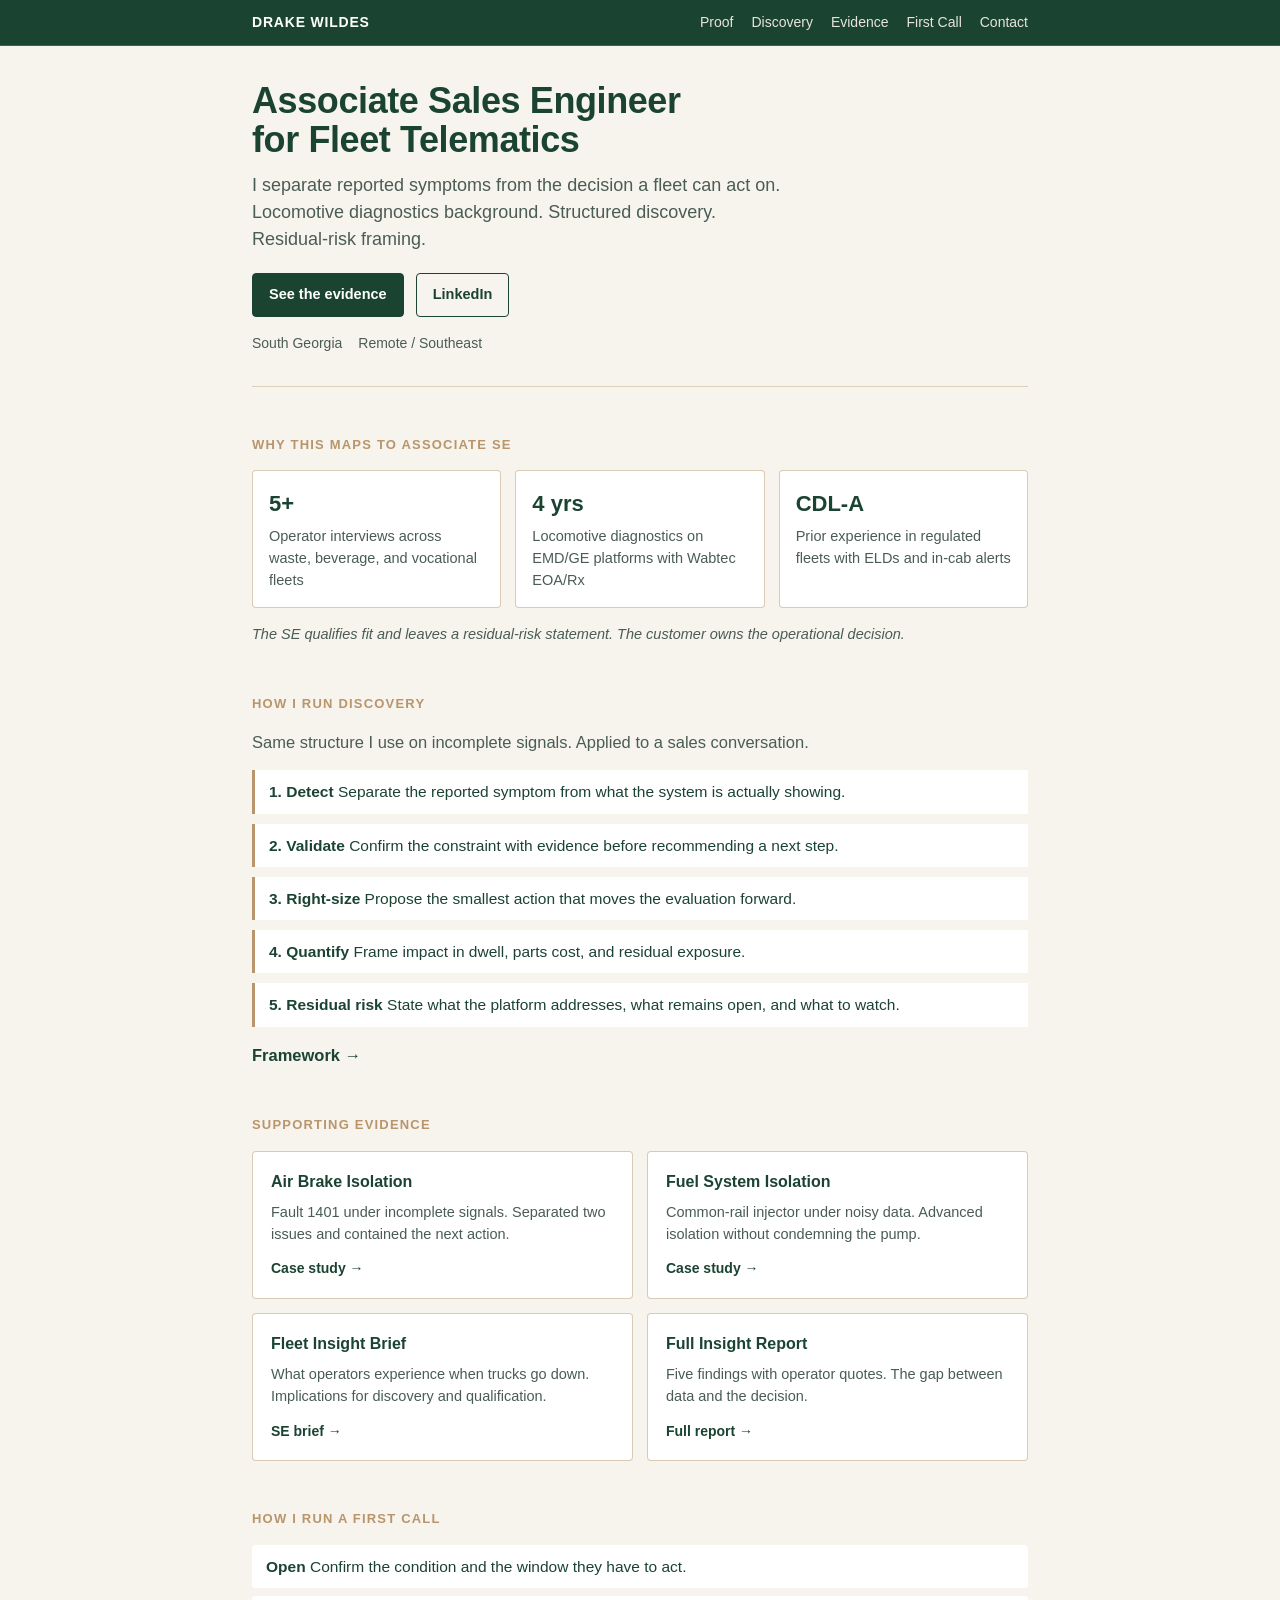
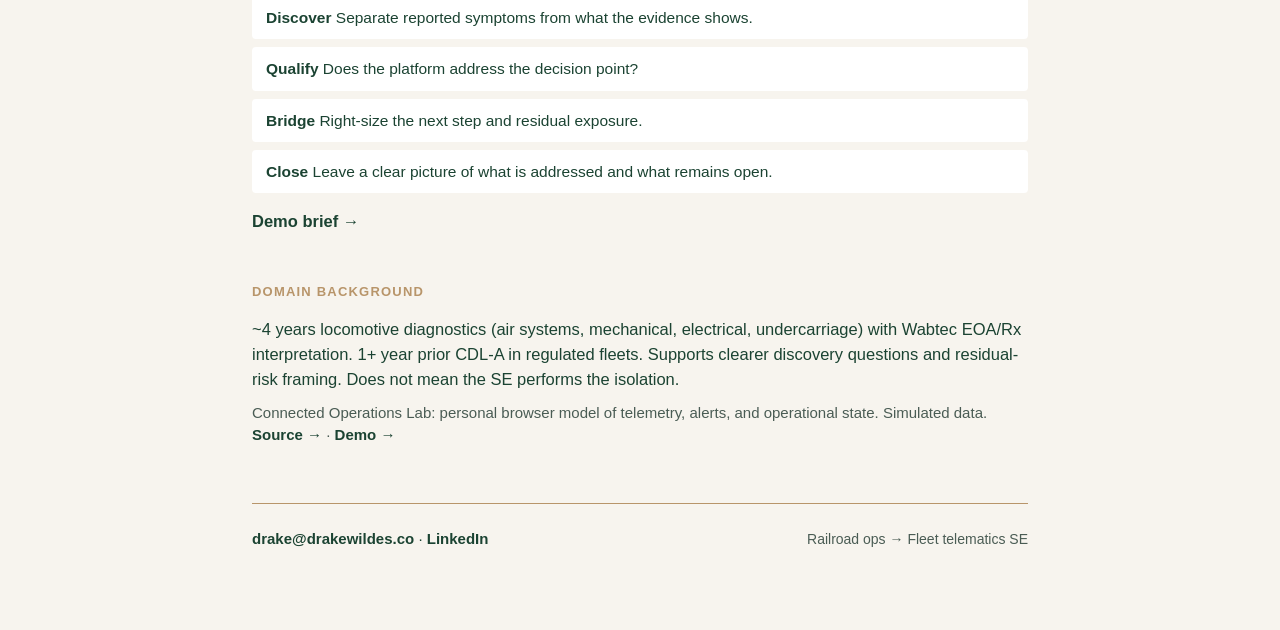
<file: index.html>
<!DOCTYPE html>
<html lang="en">
<head>
<meta charset="UTF-8">
<meta name="viewport" content="width=device-width, initial-scale=1">
<title>Drake Wildes — Associate Sales Engineer</title>
<link rel="stylesheet" href="styles.css">
</head>
<body>
<nav>
  <div class="nav-inner">
    <a href="#top" class="logo">DRAKE WILDES</a>
    <div class="nav-links">
      <a href="#proof">Proof</a>
      <a href="#discovery">Discovery</a>
      <a href="#evidence">Evidence</a>
      <a href="#first-call">First Call</a>
      <a href="#contact">Contact</a>
    </div>
  </div>
</nav>

<div class="wrap" id="top">
  <header class="hero">
    <div class="hero-text">
      <h1>Associate Sales Engineer<br>for Fleet Telematics</h1>
      <p class="lead">I separate reported symptoms from the decision a fleet can act on. Locomotive diagnostics background. Structured discovery. Residual-risk framing.</p>
      <div class="hero-actions">
        <a href="#evidence" class="btn">See the evidence</a>
        <a href="https://linkedin.com/in/drakewildes" class="btn secondary" target="_blank" rel="noopener">LinkedIn</a>
      </div>
    </div>
    <div class="hero-meta">
      <span>South Georgia</span>
      <span>Remote / Southeast</span>
    </div>
  </header>

  <section id="proof">
    <h2>Why this maps to Associate SE</h2>
    <div class="proof-grid">
      <div class="proof">
        <div class="num">5+</div>
        <div>Operator interviews across waste, beverage, and vocational fleets</div>
      </div>
      <div class="proof">
        <div class="num">4 yrs</div>
        <div>Locomotive diagnostics on EMD/GE platforms with Wabtec EOA/Rx</div>
      </div>
      <div class="proof">
        <div class="num">CDL-A</div>
        <div>Prior experience in regulated fleets with ELDs and in-cab alerts</div>
      </div>
    </div>
    <p class="note">The SE qualifies fit and leaves a residual-risk statement. The customer owns the operational decision.</p>
  </section>

  <section id="discovery">
    <h2>How I run discovery</h2>
    <p class="intro">Same structure I use on incomplete signals. Applied to a sales conversation.</p>
    <div class="steps">
      <div class="step"><strong>1. Detect</strong> Separate the reported symptom from what the system is actually showing.</div>
      <div class="step"><strong>2. Validate</strong> Confirm the constraint with evidence before recommending a next step.</div>
      <div class="step"><strong>3. Right-size</strong> Propose the smallest action that moves the evaluation forward.</div>
      <div class="step"><strong>4. Quantify</strong> Frame impact in dwell, parts cost, and residual exposure.</div>
      <div class="step"><strong>5. Residual risk</strong> State what the platform addresses, what remains open, and what to watch.</div>
    </div>
    <p><a href="Operational_Decision_Framework_Drake_Wildes.pdf" class="text-link">Framework →</a></p>
  </section>

  <section id="evidence">
    <h2>Supporting evidence</h2>
    <div class="cards">
      <a class="card" href="SE_Case_Study_Air_Brake_Isolation.pdf">
        <h3>Air Brake Isolation</h3>
        <p>Fault 1401 under incomplete signals. Separated two issues and contained the next action.</p>
        <span>Case study →</span>
      </a>
      <a class="card" href="SE_Case_Study_Fuel_System_Isolation.pdf">
        <h3>Fuel System Isolation</h3>
        <p>Common-rail injector under noisy data. Advanced isolation without condemning the pump.</p>
        <span>Case study →</span>
      </a>
      <a class="card" href="brief.html">
        <h3>Fleet Insight Brief</h3>
        <p>What operators experience when trucks go down. Implications for discovery and qualification.</p>
        <span>SE brief →</span>
      </a>
      <a class="card" href="Fleet_Operations_Insight_Report_Full_SE.pdf">
        <h3>Full Insight Report</h3>
        <p>Five findings with operator quotes. The gap between data and the decision.</p>
        <span>Full report →</span>
      </a>
    </div>
  </section>

  <section id="first-call">
    <h2>How I run a first call</h2>
    <div class="call">
      <div><strong>Open</strong> Confirm the condition and the window they have to act.</div>
      <div><strong>Discover</strong> Separate reported symptoms from what the evidence shows.</div>
      <div><strong>Qualify</strong> Does the platform address the decision point?</div>
      <div><strong>Bridge</strong> Right-size the next step and residual exposure.</div>
      <div><strong>Close</strong> Leave a clear picture of what is addressed and what remains open.</div>
    </div>
    <p><a href="Drake Wildes Fleet SE Demo.pdf" class="text-link">Demo brief →</a></p>
  </section>

  <section>
    <h2>Domain background</h2>
    <p>~4 years locomotive diagnostics (air systems, mechanical, electrical, undercarriage) with Wabtec EOA/Rx interpretation. 1+ year prior CDL-A in regulated fleets. Supports clearer discovery questions and residual-risk framing. Does not mean the SE performs the isolation.</p>
    <p class="lab">Connected Operations Lab: personal browser model of telemetry, alerts, and operational state. Simulated data. <a href="https://github.com/sjr9d2cxnp-beep/connected-ops-lab" class="text-link" target="_blank" rel="noopener">Source →</a> · <a href="lab.html" class="text-link">Demo →</a></p>
  </section>

  <footer id="contact">
    <div>
      <a href="mailto:drake@drakewildes.co" class="text-link">drake@drakewildes.co</a>
      <span>·</span>
      <a href="https://linkedin.com/in/drakewildes" class="text-link" target="_blank" rel="noopener">LinkedIn</a>
    </div>
    <div class="footer-note">Railroad ops → Fleet telematics SE</div>
  </footer>
</div>
</body>
</html>
</file>
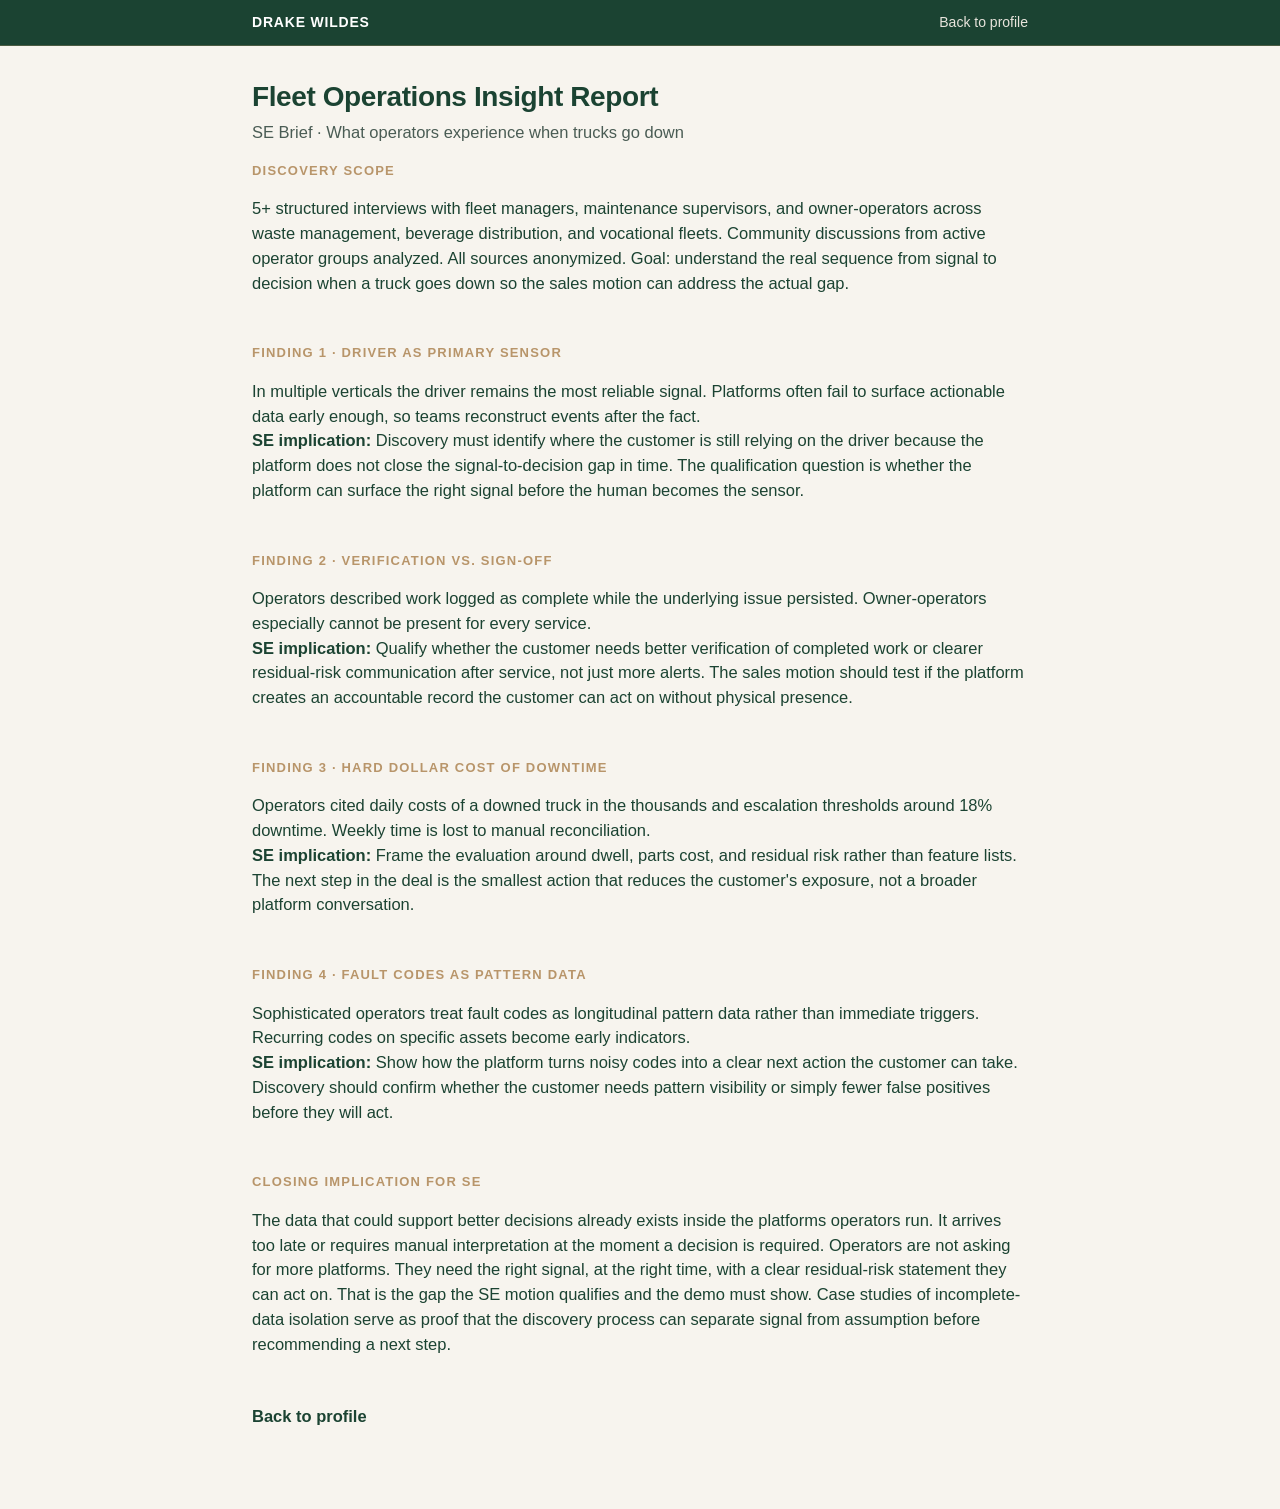
<file: brief.html>
<!DOCTYPE html>
<html lang="en">
<head>
<meta charset="UTF-8">
<meta name="viewport" content="width=device-width, initial-scale=1">
<title>Fleet Operations Insight Report · SE Brief</title>
<link rel="stylesheet" href="styles.css">
</head>
<body>
<nav>
  <div class="nav-inner">
    <a href="index.html" class="logo">DRAKE WILDES</a>
    <div class="nav-links">
      <a href="index.html">Back to profile</a>
    </div>
  </div>
</nav>
<div class="wrap">
  <h1 style="font-size:28px;margin-bottom:8px;">Fleet Operations Insight Report</h1>
  <p class="intro">SE Brief · What operators experience when trucks go down</p>

  <section>
    <h2>Discovery Scope</h2>
    <p>5+ structured interviews with fleet managers, maintenance supervisors, and owner-operators across waste management, beverage distribution, and vocational fleets. Community discussions from active operator groups analyzed. All sources anonymized. Goal: understand the real sequence from signal to decision when a truck goes down so the sales motion can address the actual gap.</p>
  </section>

  <section>
    <h2>Finding 1 · Driver as Primary Sensor</h2>
    <p>In multiple verticals the driver remains the most reliable signal. Platforms often fail to surface actionable data early enough, so teams reconstruct events after the fact.</p>
    <p><strong>SE implication:</strong> Discovery must identify where the customer is still relying on the driver because the platform does not close the signal-to-decision gap in time. The qualification question is whether the platform can surface the right signal before the human becomes the sensor.</p>
  </section>

  <section>
    <h2>Finding 2 · Verification vs. Sign-off</h2>
    <p>Operators described work logged as complete while the underlying issue persisted. Owner-operators especially cannot be present for every service.</p>
    <p><strong>SE implication:</strong> Qualify whether the customer needs better verification of completed work or clearer residual-risk communication after service, not just more alerts. The sales motion should test if the platform creates an accountable record the customer can act on without physical presence.</p>
  </section>

  <section>
    <h2>Finding 3 · Hard Dollar Cost of Downtime</h2>
    <p>Operators cited daily costs of a downed truck in the thousands and escalation thresholds around 18% downtime. Weekly time is lost to manual reconciliation.</p>
    <p><strong>SE implication:</strong> Frame the evaluation around dwell, parts cost, and residual risk rather than feature lists. The next step in the deal is the smallest action that reduces the customer's exposure, not a broader platform conversation.</p>
  </section>

  <section>
    <h2>Finding 4 · Fault Codes as Pattern Data</h2>
    <p>Sophisticated operators treat fault codes as longitudinal pattern data rather than immediate triggers. Recurring codes on specific assets become early indicators.</p>
    <p><strong>SE implication:</strong> Show how the platform turns noisy codes into a clear next action the customer can take. Discovery should confirm whether the customer needs pattern visibility or simply fewer false positives before they will act.</p>
  </section>

  <section>
    <h2>Closing Implication for SE</h2>
    <p>The data that could support better decisions already exists inside the platforms operators run. It arrives too late or requires manual interpretation at the moment a decision is required. Operators are not asking for more platforms. They need the right signal, at the right time, with a clear residual-risk statement they can act on. That is the gap the SE motion qualifies and the demo must show. Case studies of incomplete-data isolation serve as proof that the discovery process can separate signal from assumption before recommending a next step.</p>
  </section>

  <p style="margin-top:32px;"><a href="index.html" class="text-link">Back to profile</a></p>
</div>
</body>
</html>
</file>
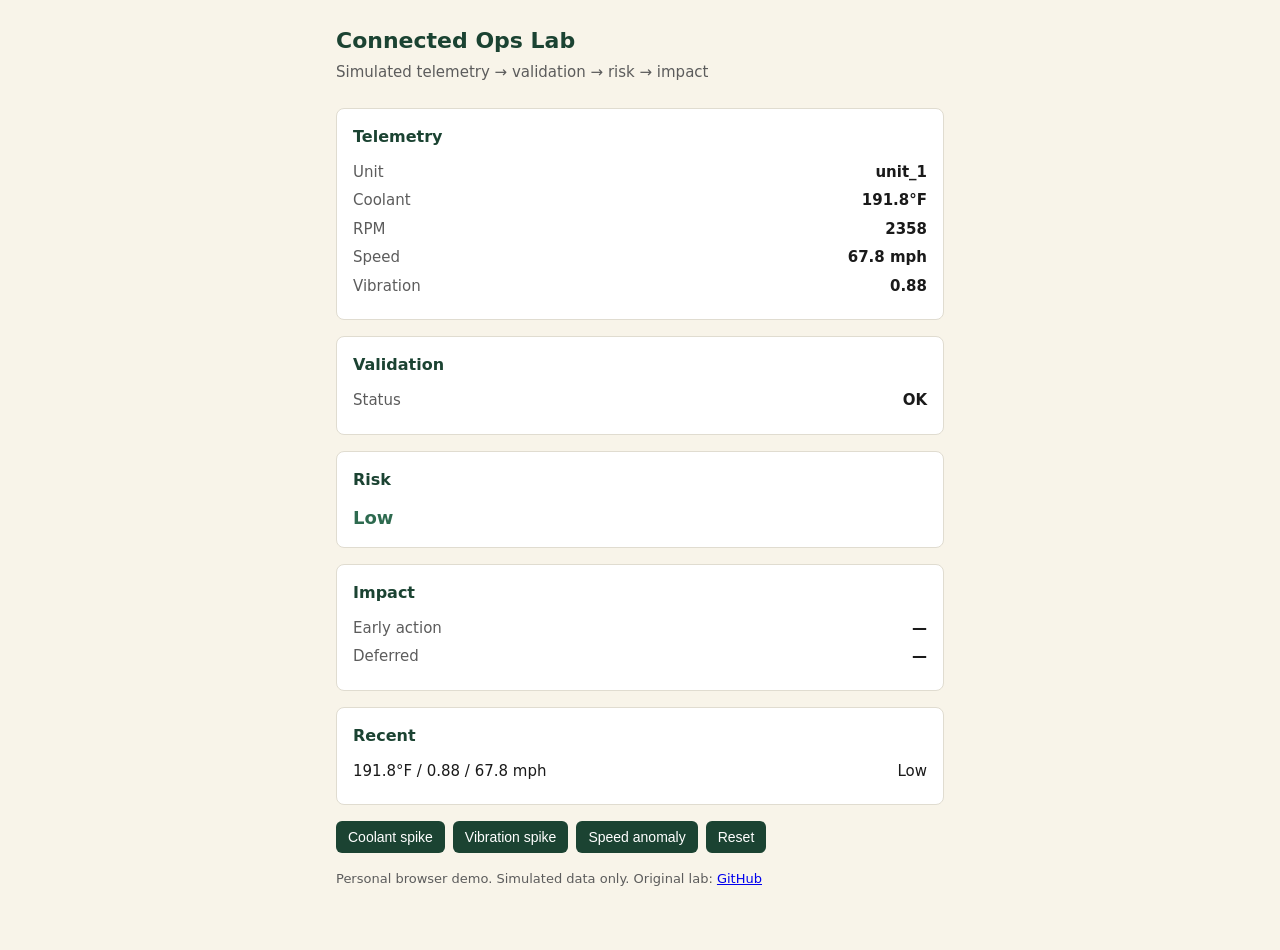
<file: lab.html>
<!DOCTYPE html>
<html lang="en">
<head>
<meta charset="UTF-8">
<meta name="viewport" content="width=device-width, initial-scale=1">
<title>Connected Ops Lab</title>
<style>
  :root {
    --green: #1B4332;
    --cream: #F8F4E9;
    --text: #1a1a1a;
    --muted: #5c5c5c;
    --border: #e0dcd0;
  }
  * { box-sizing: border-box; }
  body {
    margin: 0;
    font-family: system-ui, -apple-system, sans-serif;
    background: var(--cream);
    color: var(--text);
    line-height: 1.5;
  }
  .wrap { max-width: 640px; margin: 0 auto; padding: 24px 16px 48px; }
  h1 { font-size: 22px; margin: 0 0 4px; color: var(--green); }
  .sub { color: var(--muted); margin: 0 0 24px; font-size: 15px; }
  .card {
    background: white;
    border: 1px solid var(--border);
    border-radius: 8px;
    padding: 16px;
    margin-bottom: 16px;
  }
  .card h2 { font-size: 16px; margin: 0 0 12px; color: var(--green); }
  .row { display: flex; justify-content: space-between; margin: 6px 0; font-size: 15px; }
  .label { color: var(--muted); }
  .value { font-weight: 600; }
  .risk { font-size: 18px; font-weight: 700; }
  .risk.low { color: #2d6a4f; }
  .risk.med { color: #b08900; }
  .risk.high { color: #9b2226; }
  .buttons { display: flex; flex-wrap: wrap; gap: 8px; margin-top: 12px; }
  button {
    background: var(--green);
    color: white;
    border: none;
    border-radius: 6px;
    padding: 8px 12px;
    font-size: 14px;
    cursor: pointer;
  }
  button:active { opacity: 0.85; }
  .note { font-size: 13px; color: var(--muted); margin-top: 16px; }
</style>
</head>
<body>
<div class="wrap">
  <h1>Connected Ops Lab</h1>
  <p class="sub">Simulated telemetry → validation → risk → impact</p>

  <div class="card">
    <h2>Telemetry</h2>
    <div class="row"><span class="label">Unit</span><span class="value" id="unit">unit_1</span></div>
    <div class="row"><span class="label">Coolant</span><span class="value" id="coolant">—</span></div>
    <div class="row"><span class="label">RPM</span><span class="value" id="rpm">—</span></div>
    <div class="row"><span class="label">Speed</span><span class="value" id="speed">—</span></div>
    <div class="row"><span class="label">Vibration</span><span class="value" id="vib">—</span></div>
  </div>

  <div class="card">
    <h2>Validation</h2>
    <div class="row"><span class="label">Status</span><span class="value" id="validation">—</span></div>
  </div>

  <div class="card">
    <h2>Risk</h2>
    <div class="risk" id="risk">—</div>
  </div>

  <div class="card">
    <h2>Impact</h2>
    <div class="row"><span class="label">Early action</span><span class="value" id="early">—</span></div>
    <div class="row"><span class="label">Deferred</span><span class="value" id="deferred">—</span></div>
  </div>

  <div class="card">
    <h2>Recent</h2>
    <div id="history"></div>
  </div>

  <div class="buttons">
    <button onclick="anomaly('coolant')">Coolant spike</button>
    <button onclick="anomaly('vib')">Vibration spike</button>
    <button onclick="anomaly('speed')">Speed anomaly</button>
    <button onclick="reset()">Reset</button>
  </div>

  <p class="note">Personal browser demo. Simulated data only. Original lab: <a href="https://github.com/sjr9d2cxnp-beep/connected-ops-lab">GitHub</a></p>
</div>

<script>
let state = { coolant: 192, rpm: 2350, speed: 68, vib: 0.9, anomaly: null };
let history = [];

function getRisk() {
  if (state.coolant > 225 || state.vib > 2.6 || state.speed > 82) return { label: 'High', cls: 'high' };
  if (state.coolant > 210 || state.vib > 2.0 || state.speed > 78) return { label: 'Medium', cls: 'med' };
  return { label: 'Low', cls: 'low' };
}

function update() {
  if (!state.anomaly) {
    state.coolant += (Math.random() - 0.5) * 1.5;
    state.rpm += (Math.random() - 0.5) * 40;
    state.speed += (Math.random() - 0.5) * 0.8;
    state.vib += (Math.random() - 0.5) * 0.08;
    state.coolant = Math.max(185, Math.min(205, state.coolant));
    state.rpm = Math.max(2000, Math.min(2700, state.rpm));
    state.speed = Math.max(60, Math.min(75, state.speed));
    state.vib = Math.max(0.4, Math.min(1.6, state.vib));
  }

  history.push({
    coolant: state.coolant.toFixed(1),
    vib: state.vib.toFixed(2),
    speed: state.speed.toFixed(1),
    risk: getRisk()
  });
  if (history.length > 10) history.shift();

  document.getElementById('coolant').textContent = state.coolant.toFixed(1) + '°F';
  document.getElementById('rpm').textContent = Math.round(state.rpm);
  document.getElementById('speed').textContent = state.speed.toFixed(1) + ' mph';
  document.getElementById('vib').textContent = state.vib.toFixed(2);

  let valid = 'OK';
  if (state.coolant > 220 || state.vib > 2.5 || state.speed > 80) valid = 'Out of range';
  document.getElementById('validation').textContent = valid;

  const riskEl = document.getElementById('risk');
  const risk = getRisk();
  riskEl.textContent = risk.label;
  riskEl.className = 'risk ' + risk.cls;

  let early = '—';
  let deferred = '—';
  if (state.anomaly === 'coolant') {
    early = '$1,200 / 4 hrs';
    deferred = '$3,500 / 12 hrs';
  } else if (state.anomaly === 'vib') {
    early = '$900 / 3 hrs';
    deferred = '$2,800 / 10 hrs';
  } else if (state.anomaly === 'speed') {
    early = '$150 / 0.5 hrs';
    deferred = '$1,500 / 4 hrs';
  }
  document.getElementById('early').textContent = early;
  document.getElementById('deferred').textContent = deferred;

  const list = document.getElementById('history');
  list.innerHTML = history.slice().reverse().map(h =>
    `<div class="row"><span>${h.coolant}°F / ${h.vib} / ${h.speed} mph</span><span>${h.risk.label}</span></div>`
  ).join('');
}

function anomaly(type) {
  state.anomaly = type;
  if (type === 'coolant') state.coolant = 235;
  if (type === 'vib') state.vib = 3.1;
  if (type === 'speed') state.speed = 84;
  update();
  setTimeout(() => { state.anomaly = null; }, 8000);
}

function reset() {
  state = { coolant: 192, rpm: 2350, speed: 68, vib: 0.9, anomaly: null };
  history = [];
  update();
}

setInterval(update, 1500);
update();
</script>
</body>
</html>
</file>
<file: styles.css>
:root {
  --green: #1B4332;
  --cream: #F7F4EE;
  --gold: #B8956A;
  --text: #1B4332;
  --muted: #4A5C54;
}
* { box-sizing: border-box; margin: 0; padding: 0; }
html { scroll-behavior: smooth; }
body {
  font-family: -apple-system, BlinkMacSystemFont, "Segoe UI", Roboto, Helvetica, Arial, sans-serif;
  background: var(--cream);
  color: var(--text);
  line-height: 1.5;
  font-size: 16.5px;
}
a, a:link, a:visited {
  color: var(--green);
  text-decoration: none;
  border-bottom: none;
}
a:hover { color: var(--gold); }
.text-link, .text-link:link, .text-link:visited {
  color: var(--green);
  font-weight: 700;
  text-decoration: none;
}
.text-link:hover { color: var(--gold); }
nav {
  position: sticky;
  top: 0;
  background: var(--green);
  z-index: 10;
  border-bottom: 1px solid rgba(184,149,106,0.3);
}
.nav-inner {
  max-width: 820px;
  margin: 0 auto;
  padding: 12px 22px;
  display: flex;
  justify-content: space-between;
  align-items: center;
  flex-wrap: wrap;
  gap: 10px;
}
.logo, .logo:link, .logo:visited {
  color: white;
  font-weight: 700;
  letter-spacing: 0.8px;
  font-size: 14px;
  text-decoration: none;
}
.logo:hover { color: var(--gold); }
.nav-links { display: flex; gap: 18px; flex-wrap: wrap; }
.nav-links a, .nav-links a:link, .nav-links a:visited {
  color: #E8E4DC;
  text-decoration: none;
  font-size: 14px;
  font-weight: 500;
}
.nav-links a:hover { color: var(--gold); }
.wrap {
  max-width: 820px;
  margin: 0 auto;
  padding: 36px 22px 80px;
}
.hero {
  margin-bottom: 48px;
  padding-bottom: 32px;
  border-bottom: 1px solid rgba(184,149,106,0.4);
}
h1 {
  font-size: 36px;
  line-height: 1.08;
  font-weight: 700;
  letter-spacing: -0.4px;
  margin-bottom: 12px;
}
.lead {
  font-size: 18px;
  color: var(--muted);
  max-width: 540px;
  margin-bottom: 20px;
}
.hero-actions {
  display: flex;
  gap: 12px;
  margin-bottom: 16px;
  flex-wrap: wrap;
}
.btn, .btn:link, .btn:visited {
  display: inline-block;
  background: var(--green);
  color: white;
  padding: 10px 16px;
  text-decoration: none;
  font-weight: 600;
  font-size: 14.5px;
  border-radius: 4px;
  border: 1px solid var(--green);
}
.btn:hover { background: #143528; color: white; }
.btn.secondary, .btn.secondary:link, .btn.secondary:visited {
  background: transparent;
  color: var(--green);
  border: 1px solid var(--green);
}
.btn.secondary:hover { background: rgba(27,67,50,0.06); color: var(--green); }
.hero-meta {
  display: flex;
  gap: 16px;
  font-size: 14px;
  color: var(--muted);
  margin-top: 8px;
  flex-wrap: wrap;
}
section { margin-bottom: 48px; }
h2 {
  font-size: 13px;
  letter-spacing: 1.2px;
  text-transform: uppercase;
  color: var(--gold);
  margin-bottom: 16px;
  font-weight: 600;
}
.intro { color: var(--muted); margin-bottom: 16px; }
.proof-grid {
  display: grid;
  grid-template-columns: repeat(3, 1fr);
  gap: 14px;
  margin-bottom: 16px;
}
.proof {
  background: white;
  border: 1px solid rgba(184,149,106,0.5);
  padding: 16px;
  border-radius: 4px;
}
.proof .num {
  font-size: 22px;
  font-weight: 700;
  color: var(--green);
  margin-bottom: 6px;
}
.proof div:last-child { font-size: 14.5px; color: var(--muted); }
.note {
  font-size: 14.5px;
  color: var(--muted);
  font-style: italic;
}
.steps { display: grid; gap: 10px; margin-bottom: 16px; }
.step {
  background: white;
  border-left: 3px solid var(--gold);
  padding: 10px 14px;
  font-size: 15.5px;
}
.step strong { color: var(--green); }
.cards {
  display: grid;
  grid-template-columns: 1fr 1fr;
  gap: 14px;
}
.card, .card:link, .card:visited {
  display: block;
  background: white;
  border: 1px solid rgba(184,149,106,0.5);
  padding: 18px;
  text-decoration: none;
  color: inherit;
  border-radius: 4px;
  transition: border-color 0.15s, transform 0.1s;
}
.card:hover {
  border-color: var(--green);
  transform: translateY(-1px);
}
.card h3 { font-size: 16px; margin-bottom: 8px; color: var(--text); }
.card p { font-size: 14.5px; color: var(--muted); margin-bottom: 10px; }
.card span { color: var(--green); font-weight: 700; font-size: 14px; }
.card:hover span { color: var(--gold); }
.call { display: grid; gap: 8px; margin-bottom: 16px; }
.call div {
  background: white;
  padding: 10px 14px;
  border-radius: 4px;
  font-size: 15.5px;
}
.call strong { color: var(--green); }
.lab { margin-top: 10px; font-size: 15px; color: var(--muted); }
footer {
  margin-top: 56px;
  padding-top: 24px;
  border-top: 1px solid var(--gold);
  display: flex;
  justify-content: space-between;
  align-items: baseline;
  font-size: 15px;
  flex-wrap: wrap;
  gap: 8px;
}
footer a, footer a:link, footer a:visited {
  color: var(--green);
  text-decoration: none;
  font-weight: 700;
}
footer a:hover { color: var(--gold); }
.footer-note { color: var(--muted); font-size: 14px; }
@media (max-width: 700px) {
  h1 { font-size: 28px; }
  .lead { font-size: 16.5px; }
  .proof-grid, .cards { grid-template-columns: 1fr; }
  .nav-inner { padding: 10px 16px; }
  .nav-links { gap: 14px; }
  .nav-links a { font-size: 13.5px; }
  .hero-actions { flex-direction: column; align-items: flex-start; }
  .btn { width: 100%; text-align: center; max-width: 220px; }
  .wrap { padding: 24px 16px 64px; }
  footer { flex-direction: column; align-items: flex-start; }
}
</file>
